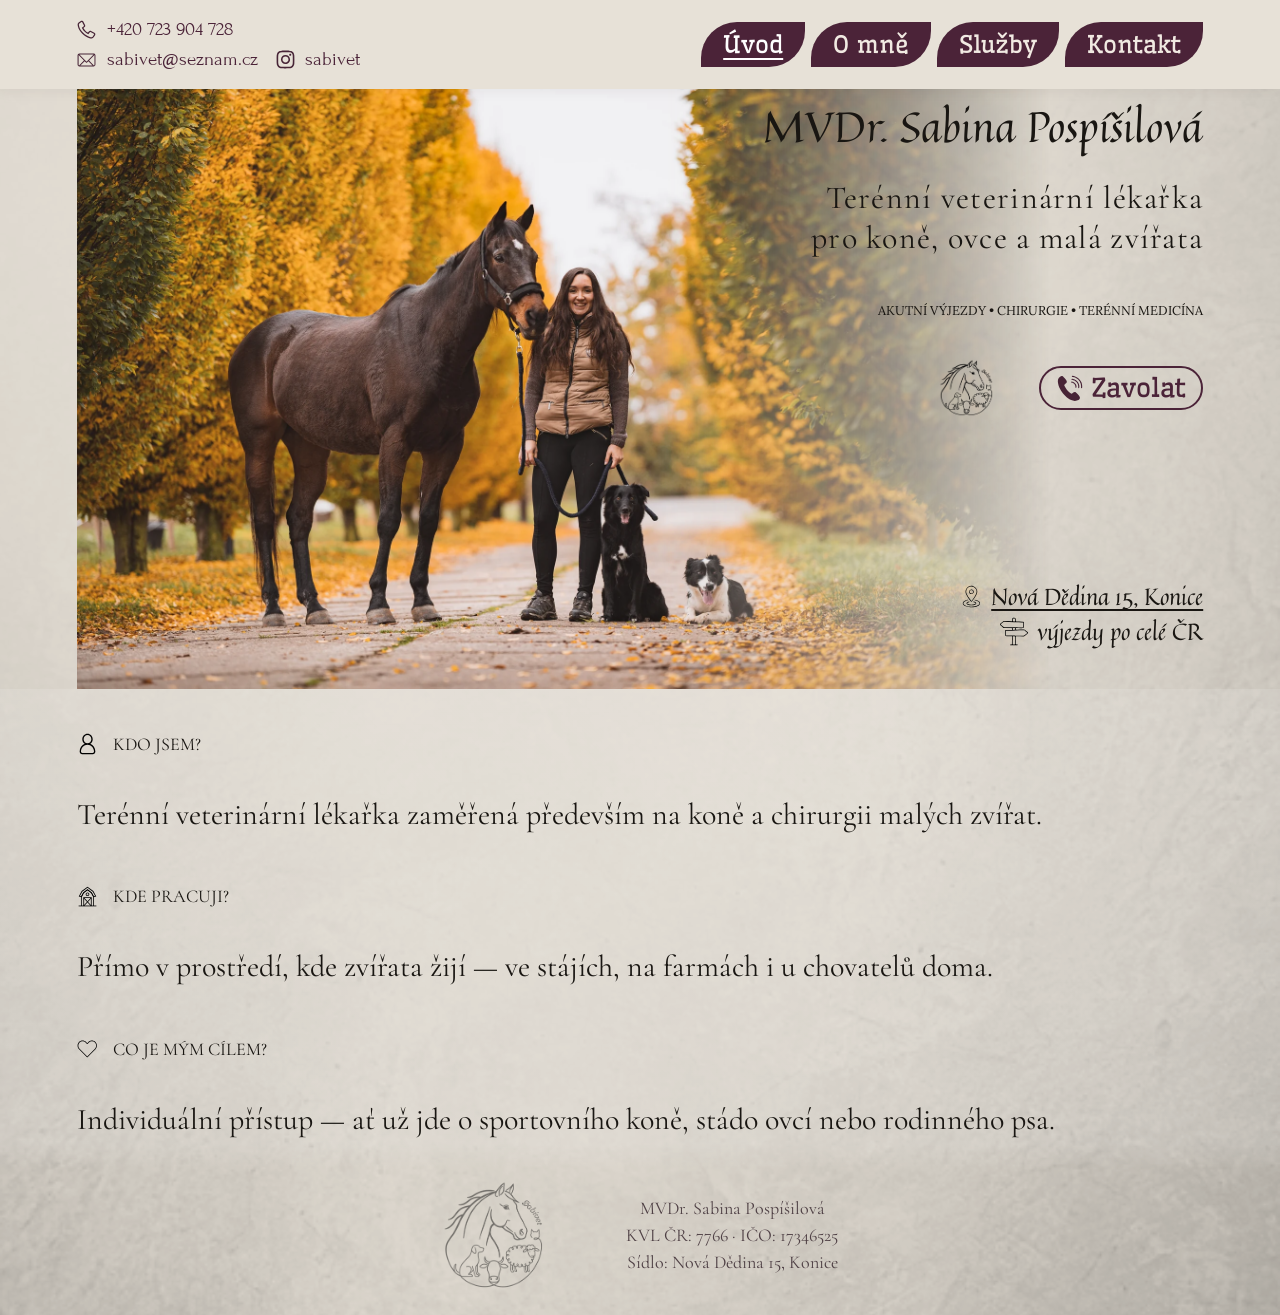
<file: index.html>
<!DOCTYPE html>

<html lang="cs">
<head>
<meta charset="utf-8"/>
<meta content="width=device-width, initial-scale=1" name="viewport"/>
<meta content="MVDr. Sabina Pospíšilová – terénní veterinární lékařka pro koně, ovce a malá zvířata. Nová Dědina 15, Konice, výjezdy po celé ČR." name="description"/>
<title>Úvod | SabiVet – MVDr. Sabina Pospíšilová</title>
<link href="assets/fonts.css" rel="stylesheet"/>
<link href="style.css" rel="stylesheet"/>
<script defer="" src="script.js"></script>
</head>
<body>
<a class="skip-link" href="#obsah">Přejít na obsah</a>
<header class="site-header">
<div class="header-contact">
<a class="contact-item" href="tel:+420723904728"><img alt="" aria-hidden="true" class="icon" height="24" src="assets/icons/telefon.svg" width="24"/><span>+420 723 904 728</span></a>
<div><a class="contact-item" href="mailto:sabivet@seznam.cz"><img alt="" aria-hidden="true" class="icon" height="24" src="assets/icons/email.svg" width="24"/><span>sabivet@seznam.cz</span></a><span class="social-name contact-item"><img alt="" aria-hidden="true" class="icon" height="24" src="assets/icons/instagram.svg" width="24"/><span>sabivet</span></span></div>
</div>
<button aria-controls="navigation" aria-expanded="false" class="menu-toggle" type="button">Menu <svg aria-hidden="true" class="icon" height="24" viewbox="0 0 24 24" width="24"><path d="M4 6h16M4 12h16M4 18h16" fill="none" stroke="currentColor" stroke-linecap="round" stroke-width="1.5"></path></svg></button>
<nav aria-label="Hlavní navigace" id="navigation">
<a aria-current="page" href="index.html">Úvod</a>
<a href="o-mne.html">O mně</a>
<a href="sluzby.html">Služby</a>
<a href="kontakt.html">Kontakt</a>
</nav>
</header>
<main id="obsah">
<section aria-labelledby="intro-title" id="uvod">
<div class="hero">
<img alt="Sabina Pospíšilová s koněm a psy v podzimní aleji" class="hero-photo" fetchpriority="high" height="1365" src="assets/images/uvod.webp" width="2048"/>
<div class="hero-copy">
<h1 id="intro-title">MVDr. Sabina Pospíšilová</h1>
<p class="hero-subtitle">Terénní veterinární lékařka<br/>pro koně, ovce a malá zvířata</p>
<p class="hero-specialties">AKUTNÍ VÝJEZDY • CHIRURGIE • TERÉNNÍ MEDICÍNA</p>
<div class="call-row"><img alt="" height="264" src="assets/images/logo.png" width="383"/><a class="call-button" href="tel:+420723904728"><img alt="" aria-hidden="true" class="icon" height="24" src="assets/icons/telefon-plny.svg" width="24"/><span>Zavolat</span></a></div>
<div class="hero-location"><a class="location-line" href="https://maps.app.goo.gl/75xv7nQfzBv7Q8959"><img alt="" aria-hidden="true" class="icon" height="24" src="assets/icons/adresa.svg" width="24"/><span>Nová Dědina 15, Konice</span></a><p class="travel-line"><img alt="" aria-hidden="true" class="icon" height="24" src="assets/icons/smerovnik.svg" width="24"/><span>výjezdy po celé ČR</span></p></div>
</div>
</div>
<div class="intro-facts paper-panel">
<div><h2><img alt="" aria-hidden="true" class="icon" height="24" src="assets/icons/osoba.svg" width="24"/><span>KDO JSEM?</span></h2><p>Terénní veterinární lékařka zaměřená především na koně a chirurgii malých zvířat.</p></div>
<div><h2><img alt="" aria-hidden="true" class="icon" height="24" src="assets/icons/staj.svg" width="24"/><span>KDE PRACUJI?</span></h2><p>Přímo v prostředí, kde zvířata žijí — ve stájích, na farmách i u chovatelů doma.</p></div>
<div><h2><img alt="" aria-hidden="true" class="icon" height="24" src="assets/icons/srdce.svg" width="24"/><span>CO JE MÝM CÍLEM?</span></h2><p>Individuální přístup — ať už jde o sportovního koně, stádo ovcí nebo rodinného psa.</p></div>
</div>
<footer class="identification">
<img alt="" class="signature" height="264" loading="lazy" src="assets/images/logo.png" width="383"/>
<p>MVDr. Sabina Pospíšilová<br/>
<span>KVL ČR: 7766 · IČO: 17346525</span><br/>
Sídlo: Nová Dědina 15, Konice</p>
</footer>
</section>



</main>
</body>
</html>
</file>
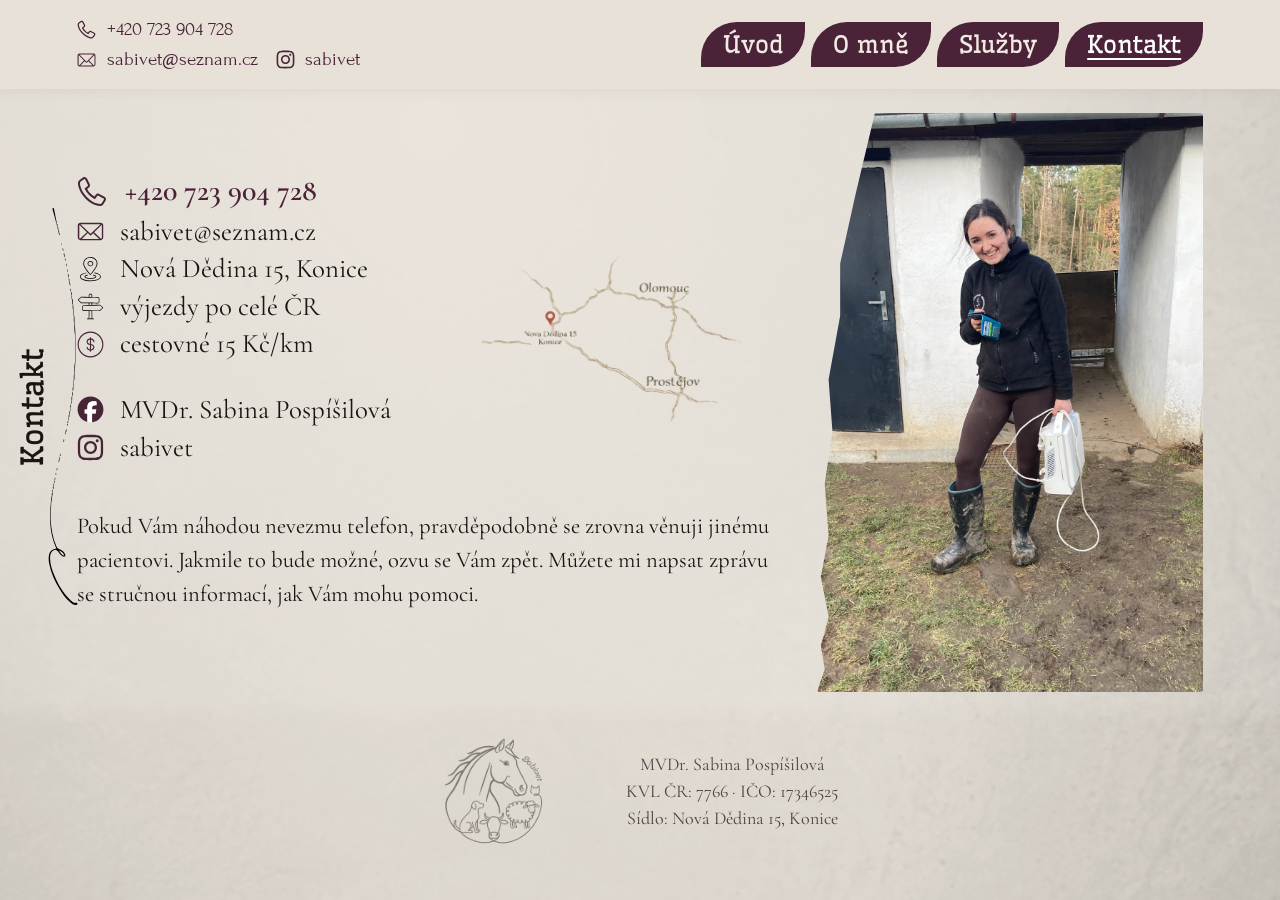
<file: kontakt.html>
<!DOCTYPE html>

<html lang="cs">
<head>
<meta charset="utf-8"/>
<meta content="width=device-width, initial-scale=1" name="viewport"/>
<meta content="MVDr. Sabina Pospíšilová – terénní veterinární lékařka pro koně, ovce a malá zvířata. Nová Dědina 15, Konice, výjezdy po celé ČR." name="description"/>
<title>Kontakt | SabiVet – MVDr. Sabina Pospíšilová</title>
<link href="assets/fonts.css" rel="stylesheet"/>
<link href="style.css" rel="stylesheet"/>
<script defer="" src="script.js"></script>
</head>
<body>
<a class="skip-link" href="#obsah">Přejít na obsah</a>
<header class="site-header">
<div class="header-contact">
<a class="contact-item" href="tel:+420723904728"><img alt="" aria-hidden="true" class="icon" height="24" src="assets/icons/telefon.svg" width="24"/><span>+420 723 904 728</span></a>
<div><a class="contact-item" href="mailto:sabivet@seznam.cz"><img alt="" aria-hidden="true" class="icon" height="24" src="assets/icons/email.svg" width="24"/><span>sabivet@seznam.cz</span></a><span class="social-name contact-item"><img alt="" aria-hidden="true" class="icon" height="24" src="assets/icons/instagram.svg" width="24"/><span>sabivet</span></span></div>
</div>
<button aria-controls="navigation" aria-expanded="false" class="menu-toggle" type="button">Menu <svg aria-hidden="true" class="icon" height="24" viewbox="0 0 24 24" width="24"><path d="M4 6h16M4 12h16M4 18h16" fill="none" stroke="currentColor" stroke-linecap="round" stroke-width="1.5"></path></svg></button>
<nav aria-label="Hlavní navigace" id="navigation">
<a href="index.html">Úvod</a>
<a href="o-mne.html">O mně</a>
<a href="sluzby.html">Služby</a>
<a aria-current="page" href="kontakt.html">Kontakt</a>
</nav>
</header>
<main id="obsah">



<section aria-labelledby="contact-title" id="kontakt">
<div class="contact-row paper-panel">
<h2 class="side-title" id="contact-title">Kontakt</h2>
<div class="contact-copy">
<div class="contact-details">
<address>
<a class="contact-item" href="tel:+420723904728"><img alt="" aria-hidden="true" class="icon" height="24" src="assets/icons/telefon.svg" width="24"/><span>+420 723 904 728</span></a>
<a class="contact-item" href="mailto:sabivet@seznam.cz"><img alt="" aria-hidden="true" class="icon" height="24" src="assets/icons/email.svg" width="24"/><span>sabivet@seznam.cz</span></a>
<a class="contact-item" href="https://maps.app.goo.gl/75xv7nQfzBv7Q8959"><img alt="" aria-hidden="true" class="icon" height="24" src="assets/icons/adresa.svg" width="24"/><span>Nová Dědina 15, Konice</span></a>
<span class="contact-item"><img alt="" aria-hidden="true" class="icon" height="24" src="assets/icons/smerovnik.svg" width="24"/><span>výjezdy po celé ČR</span></span>
<span class="contact-item"><img alt="" aria-hidden="true" class="icon" height="24" src="assets/icons/cestovne.svg" width="24"/><span>cestovné 15 Kč/km</span></span>
<div class="social-contact"><span class="contact-item"><img alt="" aria-hidden="true" class="icon" height="24" src="assets/icons/facebook.svg" width="24"/><span>MVDr. Sabina Pospíšilová</span></span><span class="contact-item"><img alt="" aria-hidden="true" class="icon" height="24" src="assets/icons/instagram.svg" width="24"/><span>sabivet</span></span></div>
</address>
<a aria-label="Zobrazit Novou Dědinu 15, Konice na mapě" class="small-map" href="https://maps.app.goo.gl/75xv7nQfzBv7Q8959"><img alt="Mapa okolí Konice, Olomouce a Prostějova" height="480" loading="lazy" src="assets/images/mapa-linky.png" width="720"/></a>
</div>
<p>Pokud Vám náhodou nevezmu telefon, pravděpodobně se zrovna věnuji jinému pacientovi. Jakmile to bude možné, ozvu se Vám zpět. Můžete mi napsat zprávu se stručnou informací, jak Vám mohu pomoci.</p>
</div>
<img alt="Sabina Pospíšilová s veterinárním vybavením u stáje" class="portrait torn-left" height="1920" loading="lazy" src="assets/images/kontakt.webp" width="1080"/>
</div>
<footer class="identification">
<img alt="" class="signature" height="264" loading="lazy" src="assets/images/logo.png" width="383"/>
<p>MVDr. Sabina Pospíšilová<br/>
<span>KVL ČR: 7766 · IČO: 17346525</span><br/>
Sídlo: Nová Dědina 15, Konice</p>
</footer>
</section>
</main>
</body>
</html>
</file>
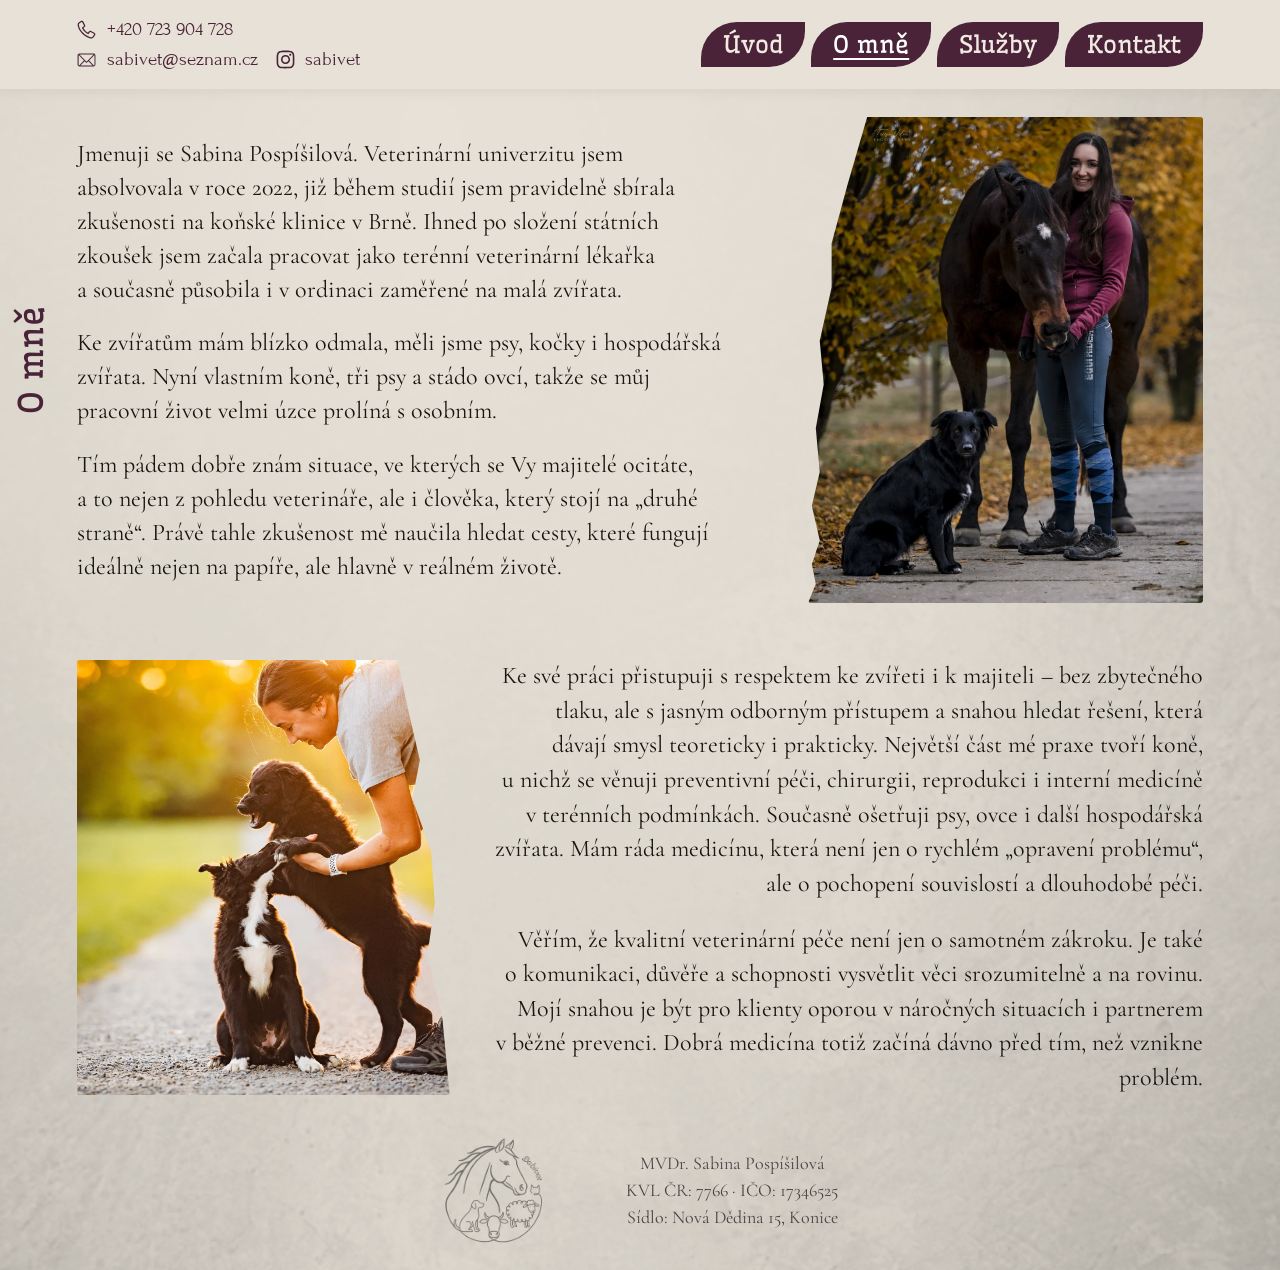
<file: o-mne.html>
<!DOCTYPE html>

<html lang="cs">
<head>
<meta charset="utf-8"/>
<meta content="width=device-width, initial-scale=1" name="viewport"/>
<meta content="MVDr. Sabina Pospíšilová – terénní veterinární lékařka pro koně, ovce a malá zvířata. Nová Dědina 15, Konice, výjezdy po celé ČR." name="description"/>
<title>O mně | SabiVet – MVDr. Sabina Pospíšilová</title>
<link href="assets/fonts.css" rel="stylesheet"/>
<link href="style.css" rel="stylesheet"/>
<script defer="" src="script.js"></script>
</head>
<body>
<a class="skip-link" href="#obsah">Přejít na obsah</a>
<header class="site-header">
<div class="header-contact">
<a class="contact-item" href="tel:+420723904728"><img alt="" aria-hidden="true" class="icon" height="24" src="assets/icons/telefon.svg" width="24"/><span>+420 723 904 728</span></a>
<div><a class="contact-item" href="mailto:sabivet@seznam.cz"><img alt="" aria-hidden="true" class="icon" height="24" src="assets/icons/email.svg" width="24"/><span>sabivet@seznam.cz</span></a><span class="social-name contact-item"><img alt="" aria-hidden="true" class="icon" height="24" src="assets/icons/instagram.svg" width="24"/><span>sabivet</span></span></div>
</div>
<button aria-controls="navigation" aria-expanded="false" class="menu-toggle" type="button">Menu <svg aria-hidden="true" class="icon" height="24" viewbox="0 0 24 24" width="24"><path d="M4 6h16M4 12h16M4 18h16" fill="none" stroke="currentColor" stroke-linecap="round" stroke-width="1.5"></path></svg></button>
<nav aria-label="Hlavní navigace" id="navigation">
<a href="index.html">Úvod</a>
<a aria-current="page" href="o-mne.html">O mně</a>
<a href="sluzby.html">Služby</a>
<a href="kontakt.html">Kontakt</a>
</nav>
</header>
<main id="obsah">

<section aria-labelledby="about-title" id="o-mne">
<div class="about-row paper-panel">
<h2 class="side-title" id="about-title">O mně</h2>
<div class="about-copy">
<p>Jmenuji se Sabina Pospíšilová. Veterinární univerzitu jsem absolvovala v roce 2022, již během studií jsem pravidelně sbírala zkušenosti na koňské klinice v Brně. Ihned po složení státních zkoušek jsem začala pracovat jako terénní veterinární lékařka a současně působila i v ordinaci zaměřené na malá zvířata.</p>
<p>Ke zvířatům mám blízko odmala, měli jsme psy, kočky i hospodářská zvířata. Nyní vlastním koně, tři psy a stádo ovcí, takže se můj pracovní život velmi úzce prolíná s osobním.</p>
<p>Tím pádem dobře znám situace, ve kterých se Vy majitelé ocitáte, a to nejen z pohledu veterináře, ale i člověka, který stojí na „druhé straně“. Právě tahle zkušenost mě naučila hledat cesty, které fungují ideálně nejen na papíře, ale hlavně v reálném životě.</p>
</div>
<img alt="Sabina Pospíšilová s koněm a psem" class="portrait torn-left" height="1920" loading="lazy" src="assets/images/o-mne-kun.webp" width="1280"/>
</div>
<div class="about-row about-second paper-panel">
<img alt="Sabina Pospíšilová se psy ve slunečním světle" class="portrait torn-right" height="1920" loading="lazy" src="assets/images/o-mne-psi.webp" width="1280"/>
<div class="about-copy">
<p>Ke své práci přistupuji s respektem ke zvířeti i k majiteli – bez zbytečného tlaku, ale s jasným odborným přístupem a snahou hledat řešení, která dávají smysl teoreticky i prakticky. Největší část mé praxe tvoří koně, u nichž se věnuji preventivní péči, chirurgii, reprodukci i interní medicíně v terénních podmínkách. Současně ošetřuji psy, ovce i další hospodářská zvířata. Mám ráda medicínu, která není jen o rychlém „opravení problému“, ale o pochopení souvislostí a dlouhodobé péči.</p>
<p>Věřím, že kvalitní veterinární péče není jen o samotném zákroku. Je také o komunikaci, důvěře a schopnosti vysvětlit věci srozumitelně a na rovinu. Mojí snahou je být pro klienty oporou v náročných situacích i partnerem v běžné prevenci. Dobrá medicína totiž začíná dávno před tím, než vznikne problém.</p>
</div>
</div>
<footer class="identification">
<img alt="" class="signature" height="264" loading="lazy" src="assets/images/logo.png" width="383"/>
<p>MVDr. Sabina Pospíšilová<br/>
<span>KVL ČR: 7766 · IČO: 17346525</span><br/>
Sídlo: Nová Dědina 15, Konice</p>
</footer>
</section>


</main>
</body>
</html>
</file>
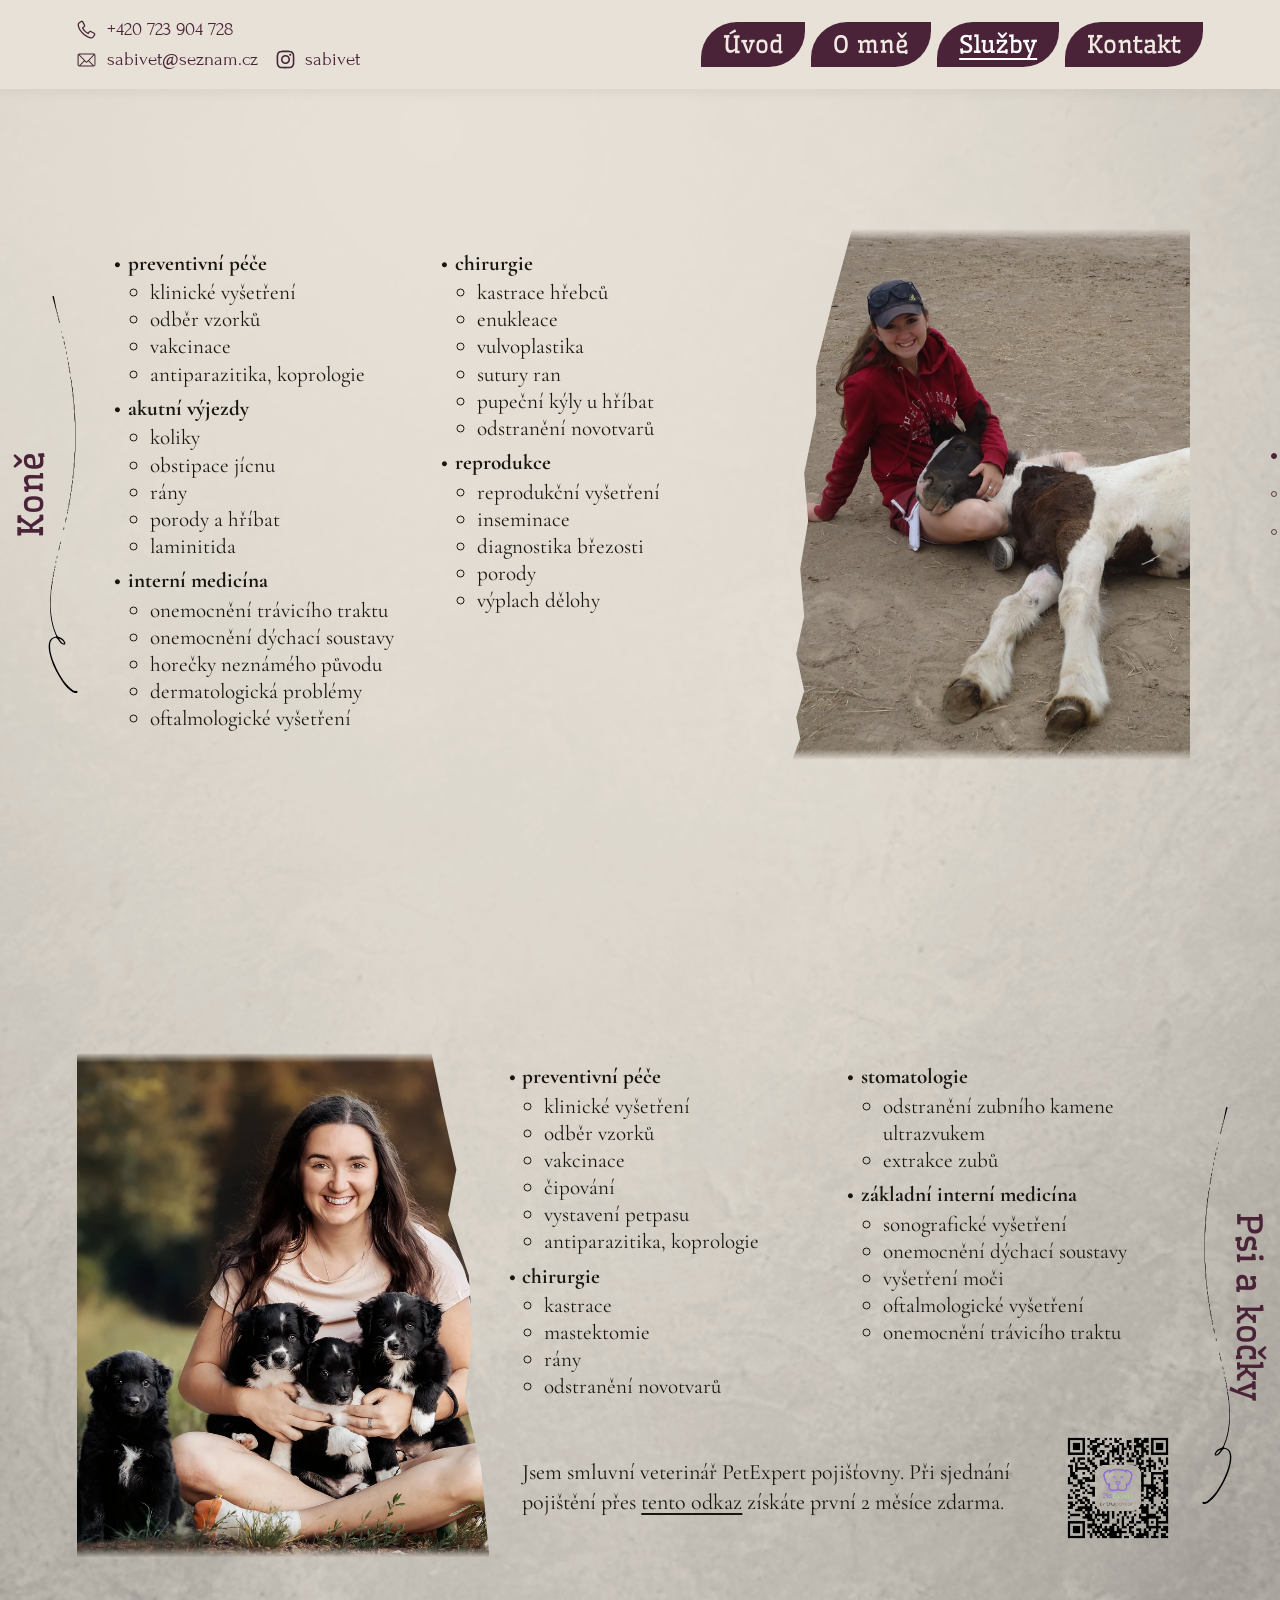
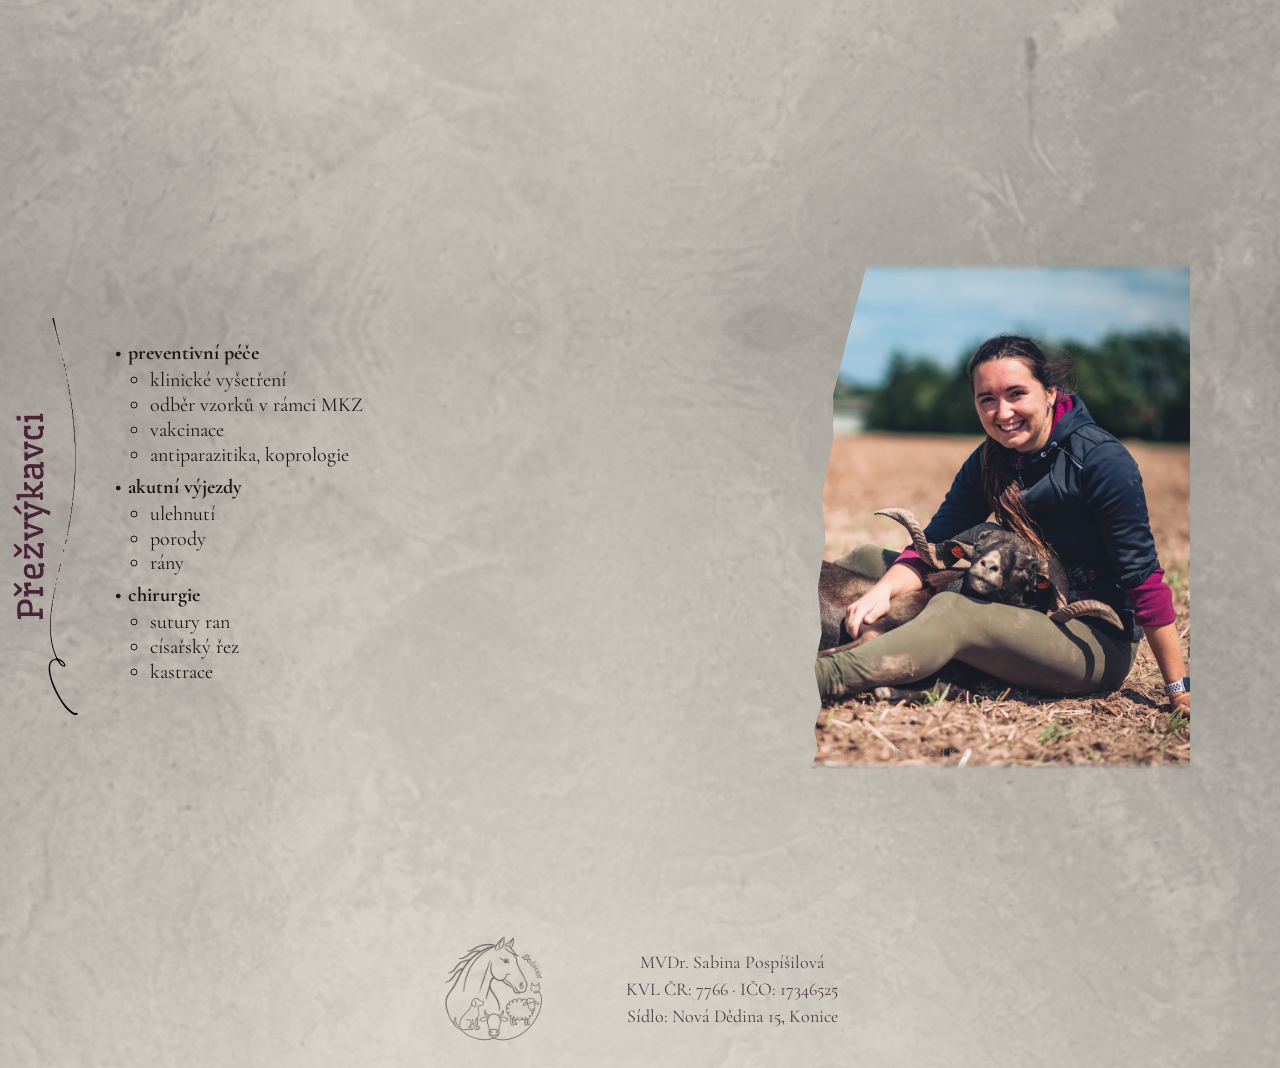
<file: sluzby.html>
<!DOCTYPE html>

<html lang="cs">
<head>
<meta charset="utf-8"/>
<meta content="width=device-width, initial-scale=1" name="viewport"/>
<meta content="MVDr. Sabina Pospíšilová – terénní veterinární lékařka pro koně, ovce a malá zvířata. Nová Dědina 15, Konice, výjezdy po celé ČR." name="description"/>
<title>Služby | SabiVet – MVDr. Sabina Pospíšilová</title>
<link href="assets/fonts.css" rel="stylesheet"/>
<link href="style.css?v=services-presentation-2" rel="stylesheet"/>
<script defer="" src="script.js?v=services-presentation-2"></script>
</head>
<body class="page-services">
<a class="skip-link" href="#obsah">Přejít na obsah</a>
<header class="site-header">
<div class="header-contact">
<a class="contact-item" href="tel:+420723904728"><img alt="" aria-hidden="true" class="icon" height="24" src="assets/icons/telefon.svg" width="24"/><span>+420 723 904 728</span></a>
<div><a class="contact-item" href="mailto:sabivet@seznam.cz"><img alt="" aria-hidden="true" class="icon" height="24" src="assets/icons/email.svg" width="24"/><span>sabivet@seznam.cz</span></a><span class="social-name contact-item"><img alt="" aria-hidden="true" class="icon" height="24" src="assets/icons/instagram.svg" width="24"/><span>sabivet</span></span></div>
</div>
<button aria-controls="navigation" aria-expanded="false" class="menu-toggle" type="button">Menu <svg aria-hidden="true" class="icon" height="24" viewbox="0 0 24 24" width="24"><path d="M4 6h16M4 12h16M4 18h16" fill="none" stroke="currentColor" stroke-linecap="round" stroke-width="1.5"></path></svg></button>
<nav aria-label="Hlavní navigace" id="navigation">
<a href="index.html">Úvod</a>
<a href="o-mne.html">O mně</a>
<a aria-current="page" href="sluzby.html">Služby</a>
<a href="kontakt.html">Kontakt</a>
</nav>
</header>
<nav class="section-dots" aria-label="Sekce služeb" hidden>
<a href="#sluzby-kone" aria-label="Koně" title="Koně" aria-current="location"><span class="section-dot" aria-hidden="true"></span></a>
<a href="#sluzby-psi-a-kocky" aria-label="Psi a kočky" title="Psi a kočky"><span class="section-dot" aria-hidden="true"></span></a>
<a href="#sluzby-prezvykavci" aria-label="Přežvýkavci" title="Přežvýkavci"><span class="section-dot" aria-hidden="true"></span></a>
</nav>
<main id="obsah">


<section aria-labelledby="services-title" id="sluzby">
<h2 class="section-title" id="services-title">Služby</h2>
<article aria-labelledby="horses-title" class="service-row paper-panel" id="sluzby-kone">
<h3 class="side-title" id="horses-title">Koně</h3>
<div class="service-lists">
<div>
<h4>preventivní péče</h4><ul><li>klinické vyšetření</li><li>odběr vzorků</li><li>vakcinace</li><li>antiparazitika, koprologie</li></ul>
<h4>akutní výjezdy</h4><ul><li>koliky</li><li>obstipace jícnu</li><li>rány</li><li>porody a hříbat</li><li>laminitida</li></ul>
<h4>interní medicína</h4><ul><li>onemocnění trávicího traktu</li><li>onemocnění dýchací soustavy</li><li>horečky neznámého původu</li><li>dermatologická problémy</li><li>oftalmologické vyšetření</li></ul>
</div>
<div>
<h4>chirurgie</h4><ul><li>kastrace hřebců</li><li>enukleace</li><li>vulvoplastika</li><li>sutury ran</li><li>pupeční kýly u hříbat</li><li>odstranění novotvarů</li></ul>
<h4>reprodukce</h4><ul><li>reprodukční vyšetření</li><li>inseminace</li><li>diagnostika březosti</li><li>porody</li><li>výplach dělohy</li></ul>
</div>
</div>
<img alt="Sabina Pospíšilová s ležícím strakatým koněm" class="service-photo torn-left" height="1536" loading="lazy" src="assets/images/sluzby-kone.webp" width="2048"/>
</article>
<article aria-labelledby="pets-title" class="service-row service-reverse paper-panel" id="sluzby-psi-a-kocky">
<h3 class="side-title" id="pets-title">Psi a kočky</h3>
<div class="service-photo puppy-photo torn-right">
<img alt="Sabina Pospíšilová se štěňaty" class="puppy-photo-image" height="1365" loading="lazy" src="assets/images/sluzby-psi.webp" width="2048"/>
</div>
<div class="service-content">
<div class="service-lists">
<div>
<h4>preventivní péče</h4><ul><li>klinické vyšetření</li><li>odběr vzorků</li><li>vakcinace</li><li>čipování</li><li>vystavení petpasu</li><li>antiparazitika, koprologie</li></ul>
<h4>chirurgie</h4><ul><li>kastrace</li><li>mastektomie</li><li>rány</li><li>odstranění novotvarů</li></ul>
</div>
<div>
<h4>stomatologie</h4><ul><li>odstranění zubního kamene ultrazvukem</li><li>extrakce zubů</li></ul>
<h4>základní interní medicína</h4><ul><li>sonografické vyšetření</li><li>onemocnění dýchací soustavy</li><li>vyšetření moči</li><li>oftalmologické vyšetření</li><li>onemocnění trávicího traktu</li></ul>
</div>
</div>
<div class="petexpert"><p>Jsem smluvní veterinář PetExpert pojišťovny. Při sjednání pojištění přes <a href="https://www.petexpert.cz/?partnercode=18001480">tento odkaz</a> získáte první 2 měsíce zdarma.</p><a aria-label="PetExpert – sjednání pojištění" href="https://www.petexpert.cz/?partnercode=18001480"><img alt="QR kód PetExpert" height="236" loading="lazy" src="assets/images/petexpert-qr.png" width="236"/></a></div>
</div>
</article>
<article aria-labelledby="ruminants-title" class="service-row paper-panel ruminants" id="sluzby-prezvykavci">
<h3 class="side-title" id="ruminants-title">Přežvýkavci</h3>
<div class="service-lists">
<div>
<h4>preventivní péče</h4><ul><li>klinické vyšetření</li><li>odběr vzorků v rámci MKZ</li><li>vakcinace</li><li>antiparazitika, koprologie</li></ul>
<h4>akutní výjezdy</h4><ul><li>ulehnutí</li><li>porody</li><li>rány</li></ul>
<h4>chirurgie</h4><ul><li>sutury ran</li><li>císařský řez</li><li>kastrace</li></ul>
</div>
</div>
<img alt="Sabina Pospíšilová s ležící ovcí" class="service-photo torn-left" height="1367" loading="lazy" src="assets/images/sluzby-prezvykavci.webp" width="2048"/>
</article>
</section>
<footer class="identification">
<img alt="" class="signature" height="264" loading="lazy" src="assets/images/logo.png" width="383"/>
<p>MVDr. Sabina Pospíšilová<br/>
<span>KVL ČR: 7766 · IČO: 17346525</span><br/>
Sídlo: Nová Dědina 15, Konice</p>
</footer>

</main>
</body>
</html>
</file>
<file: assets/fonts.css>
/* Původní rodiny písem z oficiálního google/fonts, licence v assets/fonts/*-OFL.txt. */
@font-face{font-family:"CormorantGaramond";src:url("./fonts/CormorantGaramond[wght].ttf") format("truetype");font-weight:300 700;font-style:normal;font-display:swap;}
@font-face{font-family:"Forum";src:url("./fonts/Forum-Regular.ttf") format("truetype");font-weight:400;font-style:normal;font-display:swap;}
@font-face{font-family:"Wellfleet";src:url("./fonts/Wellfleet-Regular.ttf") format("truetype");font-weight:400;font-style:normal;font-display:swap;}
@font-face{font-family:"Quintessential";src:url("./fonts/Quintessential-Regular.ttf") format("truetype");font-weight:400;font-style:normal;font-display:swap;}
@font-face{font-family:"Lora";src:url("./fonts/Lora[wght].ttf") format("truetype");font-weight:400;font-style:normal;font-display:swap;}
</file>
<file: style.css>
:root {
  --wine: #4b2338;
  --paper: #e7e1d7;
  --ink: #191612;
  --body-font: 'CormorantGaramond', Georgia, serif;
  --nav-font: 'Wellfleet', Georgia, serif;
  color: var(--ink);
  background: var(--paper);
  font-family: var(--body-font);
  font-synthesis: none;
}
* { box-sizing: border-box; }
html { scroll-behavior: smooth; scroll-padding-top: 100px; }
body { margin: 0 auto; max-width: 1440px; background: var(--paper) url('assets/images/pergamen.png') center top / 100% auto repeat-y; }
a { color: inherit; text-underline-offset: .16em; }
a:hover { color: var(--wine); }
a:focus-visible, button:focus-visible { outline: 3px solid var(--wine); outline-offset: 5px; }
img { display: block; max-width: 100%; height: auto; }
button { font: inherit; }
p { margin: 0 0 1em; }
.skip-link { position: fixed; top: 8px; left: 8px; z-index: 20; padding: 12px; background: var(--paper); transform: translateY(-160%); }
.skip-link:focus { transform: none; }
.site-header { display: flex; align-items: center; justify-content: space-between; gap: 20px; padding: 16px 6%; min-height: 78px; position: sticky; top: 0; z-index: 10; background: var(--paper) url('assets/images/pergamen.png') center top / 100% auto; }
.header-contact { color: var(--wine); font-family: 'Forum', Georgia, serif; font-size: 19px; line-height: 1.4; }
.header-contact a { text-decoration: none; }
.social-name { margin-left: 18px; }
nav { display: flex; gap: 6px; }
nav a { border-radius: 36px 0 36px 0; background: var(--wine); color: #f1eae2; font: 24px/1.1 var(--nav-font); padding: 9px 22px; text-decoration: none; white-space: nowrap; }
nav a:hover, nav a[aria-current] { color: white; text-decoration: underline; }
.menu-toggle { display: none; }
.hero { position: relative; min-height: 600px; overflow: hidden; }
.hero-photo { position: absolute; left: 6%; top: 0; height: 100%; width: 76%; object-fit: cover; object-position: center bottom; mask-image: linear-gradient(to right, #000 60%, transparent 100%); }
.hero-copy { position: relative; margin-left: 57%; padding: 10px 6% 40px 0; min-height: 600px; display: flex; flex-direction: column; align-items: flex-end; text-align: right; }
h1 { font-family: 'Quintessential', var(--body-font); font-size: clamp(30px, 3.3vw, 47px); font-weight: 400; margin: 0 0 24px; line-height: 1.3; white-space: nowrap; }
.hero-subtitle { font-size: clamp(24px, 2.5vw, 36px); line-height: 1.25; letter-spacing: .04em; }
.hero-specialties { font-family: 'Lora', Georgia, serif; font-size: clamp(10px, 1vw, 14px); margin: 12px 0 40px; }
.call-row { display: flex; gap: 15px; align-items: center; }
.call-row img { width: 85px; }
.call-button { color: var(--wine); font: 26px/1.1 var(--nav-font); border: 2px solid var(--wine); border-radius: 30px; padding: 6px 15px; text-decoration: none; }
.call-button:hover { background: var(--wine); color: var(--paper); }
.hero-location { margin-top: auto; margin-bottom: 0; padding-top: 90px; font-family: 'Quintessential', var(--body-font); font-size: 23px; }
.paper-panel { position: relative; background: linear-gradient(#ffffff38, #ffffff38), url('assets/images/pergamen.png') center / 100% 100%; }
.intro-facts { padding: 44px 6% 28px; }
.intro-facts h2 { font-size: 18px; font-weight: 400; margin: 0 0 40px; }
.intro-facts p { font-size: 30px; line-height: 1.35; margin-bottom: 50px; }
.intro-facts div:last-of-type p { margin-bottom: 0; }
.section-title { position: absolute; width: 1px; height: 1px; overflow: hidden; clip-path: inset(50%); white-space: nowrap; }
.about-row { display: grid; grid-template-columns: 1.65fr 1fr; gap: 7%; align-items: center; padding: 40px 6%; }
.about-copy { font-size: clamp(22px, 2.25vw, 32px); line-height: 1.4; }
.about-copy p:last-child { margin-bottom: 0; }
.portrait { width: 100%; aspect-ratio: 2 / 3; object-fit: cover; }
.torn-left { border-radius: 4% 2% 0 0; clip-path: polygon(15% 0,100% 0,100% 100%,0 100%,2% 96%,1% 92%,3% 87%,1% 80%,3% 73%,2% 64%,4% 55%,3% 46%,6% 35%,6% 26%,10% 14%); }
.torn-right { clip-path: polygon(0 0,86% 0,89% 12%,92% 23%,90% 32%,95% 44%,96% 56%,94% 68%,98% 82%,100% 100%,0 100%); }
.about-second { grid-template-columns: 1fr 1.9fr; gap: 4%; }
.about-second .about-copy { text-align: center; font-size: clamp(21px, 2.1vw, 30px); }
.service-row { display: grid; grid-template-columns: 1.65fr 1fr; align-items: center; gap: 5%; padding: 50px 7% 55px 10%; min-height: 550px; }
.side-title { position: absolute; left: 16px; top: 50%; margin: 0; writing-mode: vertical-rl; transform: translateY(-50%) rotate(180deg); color: var(--ink); font: 30px/1.1 var(--nav-font); }
.service-lists { display: grid; grid-template-columns: 1fr 1fr; gap: 24px; font-size: clamp(19px, 1.65vw, 24px); line-height: 1.3; }
.service-lists h4 { font: inherit; margin: 0; position: relative; }
.service-lists h4::before { content: '•'; position: absolute; left: -.65em; }
.service-lists ul { margin: 0 0 6px; padding-left: 22px; list-style-type: circle; }
.service-photo { width: 100%; height: 430px; object-fit: cover; }
.service-row:not(.service-reverse):not(.ruminants) .service-photo { object-position: 65% center; }
.service-reverse { grid-template-columns: 1fr 1.75fr; padding: 50px 8% 50px 6%; }
.service-reverse .side-title { left: auto; right: 16px; transform: translateY(-50%); }
.service-reverse .service-photo { object-position: 50% center; }
.petexpert { display: flex; gap: 15px; align-items: center; margin-top: 25px; font-size: 20px; }
.petexpert p { margin: 0; }
.petexpert > a { flex: 0 0 80px; }
.ruminants .service-lists { grid-template-columns: 1fr; }
.ruminants .service-photo { object-position: 62% center; }
.contact-row { display: grid; grid-template-columns: 1.8fr 1fr; gap: 4%; padding: 45px 6% 32px; }
.contact-details { display: grid; grid-template-columns: 1fr 1fr; gap: 15px; align-items: center; }
address { font-size: clamp(21px, 2.1vw, 30px); font-style: normal; line-height: 1.4; }
address > a, address span { display: block; }
address > a { text-decoration: none; }
address > a:hover { text-decoration: underline; }
.social-contact { margin: 28px 0; }
.contact-copy > p { font-size: clamp(22px, 2.3vw, 32px); line-height: 1.4; margin-top: 16px; }
.contact-row .portrait { height: 100%; min-height: 500px; object-position: center; }
.large-map { display: block; padding: 20px 6% 50px; }
.large-map img { width: 100%; max-height: 620px; object-fit: contain; }
@media (min-width: 1440px) { h1 { font-size: 47px; } }
@media (max-width: 1050px) and (min-width: 761px) {
  .site-header { padding-inline: 3%; gap: 10px; }
  nav a { padding-inline: 15px; font-size: 20px; }
  .header-contact { font-size: 16px; }
  .social-name { margin-left: 8px; }
  .hero, .hero-copy { min-height: 510px; }
  .hero-copy { margin-left: 54%; padding-right: 3%; }
  .hero-photo { left: 3%; }
  .hero-location { padding-top: 55px; }
  .service-lists { gap: 15px; }
  .contact-details { grid-template-columns: 1fr; }
  .small-map { max-width: 220px; }
}
@media (max-width: 760px) {
  html { scroll-padding-top: 98px; }
  .site-header { padding: 12px 5%; min-height: 80px; flex-wrap: wrap; gap: 8px; }
  .header-contact { font-size: 16px; }
  .social-name { display: none; }
  .menu-toggle { display: flex; gap: 10px; align-items: center; padding: 10px 14px; border: 1px solid var(--wine); border-radius: 20px 0; color: var(--wine); background: transparent; font-family: var(--nav-font); min-height: 44px; }
  nav { display: flex; width: 100%; justify-content: center; flex-wrap: wrap; padding-top: 4px; }
  .menu-toggle { display: none; }
  .js .menu-toggle { display: flex; }
  .js nav { display: none; }
  .js nav.is-open { display: flex; }
  nav a { padding: 12px 16px; font-size: 18px; }
  .hero { display: flex; flex-direction: column; min-height: 0; }
  .hero-photo { position: relative; left: auto; width: 100%; height: auto; aspect-ratio: 2048 / 1365; object-fit: contain; mask-image: none; }
  .hero-copy { margin: 0; padding: 20px 6% 35px; min-height: 0; align-items: center; text-align: center; }
  h1 { font-size: clamp(26px, 6.6vw, 40px); white-space: normal; margin-bottom: 18px; }
  .hero-subtitle { font-size: 27px; letter-spacing: .01em; }
  .hero-specialties { font-size: 12px; line-height: 1.8; margin: 0 0 20px; }
  .hero-location { font-size: 21px; padding-top: 25px; }
  .call-button { font-size: 23px; min-height: 44px; }
  .call-row img { width: 70px; }
  .intro-facts { padding: 32px 6% 20px; }
  .intro-facts h2 { font-size: 16px; margin-bottom: 18px; }
  .intro-facts p { font-size: 25px; margin-bottom: 35px; }
  .about-row, .about-second { grid-template-columns: 1fr; padding: 35px 6%; gap: 28px; }
  .about-copy, .about-second .about-copy { font-size: 24px; line-height: 1.5; text-align: left; }
  .about-row .portrait { width: min(100%, 380px); justify-self: center; }
  .about-second .about-copy { grid-row: 1; }
  .service-row, .service-reverse { grid-template-columns: 1fr; padding: 30px 7% 40px; gap: 25px; min-height: 0; }
  .side-title, .service-reverse .side-title { position: static; transform: none; writing-mode: horizontal-tb; font-size: 28px; color: var(--wine); }
  .service-lists { font-size: 22px; line-height: 1.4; gap: 24px; padding-left: 12px; }
  .service-lists h4 { margin-top: 12px; }
  .service-photo { width: min(100%, 420px); height: 400px; justify-self: center; }
  .service-reverse .service-photo { grid-row: 3; }
  .petexpert { font-size: 21px; }
  .contact-row { grid-template-columns: 1fr; padding: 30px 6% 32px; }
  .contact-details { grid-template-columns: 1fr; }
  address { font-size: 25px; }
  address a { padding-block: 5px; overflow-wrap: anywhere; }
  .contact-copy > p { font-size: 24px; }
  .small-map { max-width: 360px; }
  .contact-row .portrait { width: min(100%, 380px); height: auto; min-height: 0; justify-self: center; }
  .large-map { padding: 20px 0; }
}
@media (max-width: 430px) {
  .service-lists { grid-template-columns: 1fr; gap: 0; }
  .service-photo { height: 360px; }
}
@media (prefers-reduced-motion: reduce) { html { scroll-behavior: auto; } }

/* Původní vektorové symboly ze stran 1 a 4 PDF, bez emoji. */
.icon { display: inline-block; width: 1em; height: 1em; flex: 0 0 1em; vertical-align: -.12em; object-fit: contain; }
.contact-item { display: inline-flex; align-items: center; gap: .6em; }
.header-contact div { display: flex; align-items: center; flex-wrap: wrap; }
.header-contact .contact-item { display: inline-flex; }
.social-name.contact-item { gap: .5em; }
.call-button { display: inline-flex; align-items: center; gap: .3em; }
.call-button .icon { width: 1.05em; height: 1.05em; flex-basis: 1.05em; }
.call-button:hover .icon { filter: brightness(0) invert(1); }
.hero-location .location-line, .hero-location .travel-line { display: flex; align-items: center; justify-content: flex-end; gap: .35em; }
.hero-location .travel-line { margin: 0; }
.hero-location .travel-line .icon { width: 1.3em; height: 1.3em; flex-basis: 1.3em; }
.intro-facts h2 { display: flex; align-items: center; gap: .8em; }
.intro-facts h2 .icon { width: 1.2em; height: 1.2em; flex-basis: 1.2em; }
address .contact-item { display: flex; align-items: center; }
address .contact-item > span { min-width: 0; }
.service-row::before, .contact-row::before { content: ''; position: absolute; left: 48px; top: 30px; bottom: 30px; width: 30px; background: url('assets/icons/dekorace-svisla.svg') center / 100% 100% no-repeat; pointer-events: none; }
.service-reverse::before { left: auto; right: 48px; transform: scaleX(-1); }
@media (max-width: 760px) {
  .social-name.contact-item { display: inline-flex; margin-left: 12px; }
  .hero-location .location-line, .hero-location .travel-line { justify-content: center; }
  .service-row::before, .contact-row::before { display: none; }
}

/* Revize: čtyři samostatné stránky, bez opakovaných švů pergamenu. */
body { background: var(--paper) url('assets/images/pergamen.png') center top / cover fixed no-repeat; min-height: 100vh; }
.paper-panel { background: rgba(255,255,255,.12); }
.site-header { background: #e7e1d7; box-shadow: 0 2px 12px #3a292010; }
nav a[aria-current="page"] { text-decoration: underline; text-underline-offset: .19em; }
nav a:not([aria-current]) { text-decoration: none; }
nav a:not([aria-current]):hover { text-decoration: underline; }
main { min-height: calc(100vh - 110px); }
.hero-photo { image-rendering: auto; }
.portrait, .service-photo { object-fit: cover; border-radius: 3px; }
.service-photo { aspect-ratio: 4 / 3; height: auto; }
@media(max-width:760px) { body { background-size: cover; background-attachment: scroll; } .service-photo { aspect-ratio: 4 / 3; height: auto; } }

/* Služby: jednotný pergamen bez ostrých horizontálních hranic mezi bloky. */
#sluzby,
#sluzby .service-row,
#sluzby .service-row.paper-panel {
  background: transparent;
  background-image: none;
  box-shadow: none;
}
#sluzby .service-row + .service-row {
  border-top: 0;
}

/* O mně: souvislé pozadí bez švů mezi oběma částmi. */
#o-mne,
#o-mne .about-row,
#o-mne .about-row.paper-panel {
  background: transparent;
  background-image: none;
  box-shadow: none;
}
#o-mne .about-row + .about-row {
  border-top: 0;
}

/* Doladění: výraznější pergamenová textura a velké fotografie služeb. */
body {
  background-image: url('assets/images/pergamen.png');
  background-position: center top;
  background-size: 100% auto;
  background-repeat: repeat-y;
  background-attachment: scroll;
}
/* Obsah nemá vlastní vybledlou vrstvu; textura zůstává vidět. */
#sluzby .service-row, #o-mne .about-row { background: transparent; }
.service-row:not(.service-reverse) {
  grid-template-columns: minmax(0, 1.35fr) minmax(0, 1fr);
  gap: 3%;
}
.service-photo {
  width: 100%;
  height: clamp(410px, 34vw, 540px);
  aspect-ratio: auto;
  object-fit: cover;
}
@media (max-width: 760px) {
  .service-row:not(.service-reverse) { grid-template-columns: 1fr; }
  .service-photo { width: min(100%, 520px); height: 400px; aspect-ratio: auto; }
}
@media (max-width: 430px) { .service-photo { height: 330px; } }

/* Originály služeb: celý snímek ve stávajícím rámečku, bez ořezu zvířat. */
#sluzby .service-photo {
  object-fit: contain;
  object-position: center;
  mask-image: url('assets/masks/sluzby-kone.svg');
  mask-size: contain;
  mask-position: center;
  mask-repeat: no-repeat;
}
#sluzby .service-reverse .service-photo { mask-image: url('assets/masks/sluzby-psi.svg'); }
#sluzby .ruminants .service-photo { mask-image: url('assets/masks/sluzby-prezvykavci.svg'); }

/* Doladění vnitřních stránek; pravidla úvodu a záhlaví zůstávají původní. */
#o-mne .about-copy {
  font-size: clamp(18px, 1.85vw, 26px);
  line-height: 1.5;
  text-align: left;
}
#o-mne .about-copy p { margin-bottom: 1.2em; }
#o-mne .about-copy p:last-child { margin-bottom: 0; }
#o-mne .about-second .about-copy {
  font-size: clamp(18px, 1.72vw, 24.6px);
  text-align: center;
}
#o-mne .about-second .about-copy p { margin-bottom: 1.4em; }
#o-mne .about-second .about-copy p:last-child { margin-bottom: 0; }

#sluzby .service-row {
  grid-template-columns: minmax(0, 1fr) minmax(0, 1.2fr);
  gap: 3%;
}
#sluzby .service-reverse {
  grid-template-columns: minmax(0, 1.2fr) minmax(0, 1fr);
}
#sluzby .service-lists, #sluzby .service-content, #sluzby .service-lists > div { min-width: 0; }
#sluzby .service-photo {
  width: 100%;
  max-width: none;
  height: auto;
  aspect-ratio: auto;
}
#sluzby .side-title { color: var(--wine); font-size: 34px; left: 12px; }
#sluzby .service-reverse .side-title { left: auto; right: 12px; }
#sluzby .service-lists h4 { font-weight: 700; }
#sluzby .petexpert > a { flex: 0 0 120px; }
#sluzby .petexpert img { width: 120px; height: 120px; }

#kontakt address > a[href^="tel:"] { color: var(--wine); font-size: 1.12em; font-weight: 600; }
#kontakt .contact-copy > p { font-size: clamp(17px, 1.77vw, 24.6px); line-height: 1.5; }

@media (max-width: 760px) {
  #o-mne .about-copy, #o-mne .about-second .about-copy { font-size: 22px; }
  #sluzby .service-row, #sluzby .service-reverse { grid-template-columns: minmax(0, 1fr); gap: 25px; }
  #sluzby .side-title { font-size: 30px; }
  #sluzby .petexpert { flex-wrap: wrap; }
  #sluzby .petexpert p { flex: 1 1 190px; }
  #kontakt .contact-copy > p { font-size: 20px; }
}

/* Kompozice Canvy: vysoké rámy služeb s individuálním ořezem. */
#sluzby .service-photo,
#sluzby .service-reverse .service-photo,
#sluzby .ruminants .service-photo {
  width: min(100%, 43vw, 620px);
  height: clamp(460px, 58vw, 840px);
  object-fit: cover;
  justify-self: end;
  mask-image: linear-gradient(to bottom, transparent, #000 2%, #000 98%, transparent);
  mask-size: 100% 100%;
}
#sluzby .service-row:not(.service-reverse):not(.ruminants) .service-photo { object-position: 27% center; }
#sluzby .service-reverse .service-photo { object-position: 43% center; justify-self: start; }
#sluzby .ruminants .service-photo { object-position: 74% center; }
#sluzby .service-lists li { overflow-wrap: break-word; }

/* Kompaktní oddíly O mně bez změny velikosti fotografií. */
#o-mne .about-row { padding-top: 12px; padding-bottom: 12px; }
#o-mne .about-copy { font-size: 18px; line-height: 1.38; }
#o-mne .about-copy p { margin-bottom: .7em; }
#o-mne .about-second .about-copy { font-size: 18px; line-height: 1.4; text-align: right; }
#o-mne .about-second .about-copy p { margin-bottom: .85em; }
#o-mne .about-copy p:last-child,
#o-mne .about-second .about-copy p:last-child { margin-bottom: 0; }

@media (max-width: 760px) {
  #sluzby .service-photo,
  #sluzby .service-reverse .service-photo,
  #sluzby .ruminants .service-photo {
    width: min(100%, 520px);
    height: auto;
    aspect-ratio: 3 / 4;
    justify-self: center;
  }
  #o-mne .about-row { padding-top: 35px; padding-bottom: 35px; }
  #o-mne .about-copy, #o-mne .about-second .about-copy { font-size: 22px; line-height: 1.5; }
  #o-mne .about-copy p, #o-mne .about-second .about-copy p { margin-bottom: .9em; }
  #o-mne .about-copy p:last-child, #o-mne .about-second .about-copy p:last-child { margin-bottom: 0; }
}

/* Vyvážení textu a fotografie; bez omezení na výšku obrazovky. */
#o-mne .about-row { padding-top: 28px; padding-bottom: 28px; }
#o-mne .about-copy { font-size: 24px; line-height: 1.42; }
#o-mne .about-copy p { margin-bottom: .8em; }
#o-mne .about-second .about-copy { font-size: 24px; line-height: 1.44; text-align: right; }
#o-mne .about-second .about-copy p { margin-bottom: .9em; }
#o-mne .about-copy p:last-child,
#o-mne .about-second .about-copy p:last-child { margin-bottom: 0; }
#o-mne .portrait { height: clamp(420px, 38vw, 540px); aspect-ratio: auto; object-position: center 60%; }
#o-mne .about-second .portrait { height: clamp(400px, 34vw, 490px); object-position: center; }

.page-services { background-image: url('assets/images/pergamen-sluzby.svg'); }
#sluzby .service-row { min-height: 0; }
#sluzby .service-photo,
#sluzby .service-reverse .service-photo,
#sluzby .ruminants .service-photo {
  height: 100%;
  min-height: 0;
  contain: size;
  align-self: stretch;
}
#sluzby .service-reverse .puppy-photo {
  position: relative;
  overflow: hidden;
  height: calc(100% + 180px);
  margin-block: -90px;
}
#sluzby .puppy-photo-image {
  position: absolute;
  inset: 0 auto 0 -69.74%;
  width: 263.16%;
  max-width: none;
  height: 100%;
  object-fit: cover;
  object-position: center 65%;
}
@media (min-width: 761px) and (max-width: 1100px) {
  #o-mne .about-copy, #o-mne .about-second .about-copy { font-size: 23px; }
}
@media (max-width: 760px) {
  #o-mne .about-row { padding-top: 35px; padding-bottom: 35px; }
  #o-mne .about-copy, #o-mne .about-second .about-copy { font-size: 22px; line-height: 1.5; }
  #o-mne .portrait, #o-mne .about-second .portrait { height: auto; aspect-ratio: 2 / 3; }
  #sluzby .service-photo,
  #sluzby .service-reverse .service-photo,
  #sluzby .ruminants .service-photo {
    contain: none;
    height: auto;
    align-self: auto;
  }
  #sluzby .service-reverse .puppy-photo { aspect-ratio: 3 / 4; height: auto; margin-block: 0; }
}

/* Služby: obsah má přednost, fotografie jsou menší doprovodné prvky. */
#sluzby .service-lists { font-size: 22px; line-height: 1.28; column-gap: 22px; }
#sluzby .service-lists h4 { margin-bottom: .12em; }
#sluzby .service-lists ul { margin-bottom: .35em; }
#sluzby .petexpert { margin-top: 20px; line-height: 1.35; }
#sluzby .service-photo,
#sluzby .service-reverse .service-photo,
#sluzby .ruminants .service-photo {
  width: min(100%, 380px);
  height: auto;
  aspect-ratio: 3 / 4;
  contain: none;
  align-self: center;
}
#sluzby .service-reverse .puppy-photo {
  /* Poměr schváleného rámu při 1366 px zachovává tentýž výřez při zmenšení. */
  aspect-ratio: 587.375 / 717.65625;
  margin-block: 0;
}

@media (min-width: 1024px) {
  #sluzby {
    --services-header-height: 90px;
    display: grid;
    grid-template-columns: minmax(0, 1fr);
    grid-auto-rows: 1fr;
  }
  #sluzby .service-row {
    min-height: calc(100vh - var(--services-header-height));
    min-height: calc(100svh - var(--services-header-height));
    grid-template-columns: minmax(0, 1.35fr) minmax(0, .85fr);
    padding-block: 24px;
    gap: 3%;
  }
  #sluzby .service-reverse {
    grid-template-columns: minmax(0, .85fr) minmax(0, 1.35fr);
  }
  #sluzby .service-lists { font-size: clamp(20px, 1.5vw, 22px); line-height: 1.24; }
}
@media (max-width: 1023px) {
  #sluzby { display: block; }
  #sluzby .service-row, #sluzby .service-reverse {
    min-height: 0;
    grid-template-columns: minmax(0, 1fr);
    padding-block: 32px;
    gap: 24px;
  }
  #sluzby .side-title, #sluzby .service-reverse .side-title {
    position: static;
    writing-mode: horizontal-tb;
    transform: none;
  }
  #sluzby .service-row::before { display: none; }
  #sluzby .service-photo,
  #sluzby .service-reverse .service-photo,
  #sluzby .ruminants .service-photo { justify-self: center; }
  #sluzby .service-reverse .puppy-photo { grid-row: 3; }
}

/* Mírné zvětšení prvních dvou kategorií v rámci jedné desktopové obrazovky. */
@media (min-width: 1024px) {
  #sluzby .service-row:not(.ruminants) .service-lists {
    font-size: clamp(20px, 1.65vw, 24px);
    line-height: 1.28;
  }
  #sluzby .service-row:not(.ruminants) .service-photo { width: min(100%, 420px); }
  #sluzby .petexpert { font-size: 22px; }
}

/* Tečky fungují na desktopu i bez přichytávání; snapping vyžaduje dostatek místa. */
html.services-navigation { scroll-padding-top: var(--services-snap-top, 90px); }
html.services-snap-enabled { scroll-snap-type: y proximity; }
.services-snap-enabled #sluzby .service-row {
  scroll-snap-align: start;
  scroll-snap-stop: normal;
}
.section-dots {
  position: fixed;
  right: var(--dots-right, 0px);
  top: var(--dots-top, 50%);
  transform: translateY(-50%);
  width: 28px;
  gap: 6px;
  z-index: 9;
}
.section-dots[hidden] { display: none; }
.section-dots:not([hidden]) { display: grid; }
.section-dots a {
  display: grid;
  place-items: center;
  width: 28px;
  height: 32px;
  padding: 0;
  border: 0;
  border-radius: 0;
  background: transparent;
  color: var(--wine);
  text-decoration: none;
}
.section-dots.at-viewport-edge a { justify-items: end; padding-right: 3px; }
.section-dots a:hover,
.section-dots a[aria-current="location"] { color: var(--wine); text-decoration: none; }
.section-dot {
  width: 9px;
  height: 9px;
  border: 1px solid currentColor;
  border-radius: 50%;
  opacity: .85;
  transition: background-color .18s, opacity .18s;
}
.section-dots.at-viewport-edge .section-dot { width: 6px; height: 6px; }
.section-dots a:hover .section-dot,
.section-dots a[aria-current="location"] .section-dot { background: currentColor; opacity: 1; }
.section-dots a:focus-visible { outline: none; }
.section-dots a:focus-visible .section-dot { outline: 2px solid var(--wine); outline-offset: 1px; opacity: 1; }
@media (prefers-reduced-motion: reduce) {
  html.services-navigation { scroll-behavior: auto; }
  .section-dot { transition: none; }
}

/* Závěrečné doladění: stejná dekorace jako u služeb a kontaktu. */
#o-mne .about-row:first-of-type::before {
  content: '';
  position: absolute;
  left: 48px;
  top: 30px;
  bottom: 30px;
  width: 30px;
  background: url('assets/icons/dekorace-svisla.svg') center / 100% 100% no-repeat;
  pointer-events: none;
}
#o-mne .side-title { left: 12px; color: var(--wine); font-size: 34px; }

/* Kontakt: čitelnější mapa a kompaktní kompozice s přirozeným přetečením. */
@media (min-width: 1101px) {
  #kontakt .contact-row {
    padding-block: 24px 32px;
    align-items: center;
  }
  #kontakt .contact-details { grid-template-columns: minmax(0, .9fr) minmax(0, 1.1fr); }
  #kontakt .contact-row .portrait {
    width: min(100%, 400px);
    height: auto;
    min-height: 0;
    aspect-ratio: 2 / 3;
    justify-self: end;
  }
}
@media (max-width: 760px) {
  #o-mne .about-row:first-of-type::before { display: none; }
  #o-mne .side-title { font-size: 28px; }
}

/* V užším okně nezůstává vedle textu místo pro celou ozdobnou linku. */
@media (min-width: 761px) and (max-width: 1300px) {
  #o-mne .about-row:first-of-type::before { display: none; }
}
@media (min-width: 761px) and (max-width: 1100px) {
  #o-mne .side-title { font-size: 30px; }
}
@media (max-width: 760px) {
  #kontakt .contact-row { gap: 24px; }
}

/* Kontakt: celé jméno na desktopu a o něco výraznější mapa. */
@media (min-width: 761px) {
  #kontakt .social-contact > .contact-item:first-child > span { white-space: nowrap; }
}
@media (min-width: 1101px) {
  #kontakt .contact-details {
    grid-template-columns: minmax(355px, .95fr) minmax(0, 1.05fr);
    column-gap: 20px;
  }
}
@media (min-width: 1440px) {
  #kontakt .small-map { width: calc(100% + 50px); }
}

/* Mobilní pergamen navazuje zrcadlením původní textury, bez hran dlaždic. */
@media (max-width: 760px) {
  body:not(.page-services) { background-image: url('assets/images/pergamen-sluzby.svg'); }
  #uvod .paper-panel, #kontakt .paper-panel { background: transparent; }

  #kontakt .contact-row { gap: 28px; padding-bottom: 32px; }
  #kontakt .contact-details { gap: 20px; }
  #kontakt .small-map {
    width: calc(100% + 16px);
    max-width: none;
    justify-self: center;
  }
  #kontakt .contact-copy > p { margin-block: 24px 0; }
  #kontakt .contact-row .portrait {
    width: min(82%, 300px);
    aspect-ratio: auto;
    height: auto;
    object-fit: contain;
  }
}

/* Zesvětlení panelů plynule končí před patičkou. */
@media (min-width: 761px) {
  #uvod .intro-facts, #kontakt .contact-row {
    background: linear-gradient(to bottom, rgba(255,255,255,.12) calc(100% - 24px), transparent);
  }
}

/* Identifikační údaje pod obsahem stránky. */
.identification { display: flex; align-items: center; justify-content: center; gap: 24px; padding: 12px 6% 24px; font-size: 18px; line-height: 1.5; text-align: center; color: #4f4045; }
.identification .signature { flex: none; width: 160px; opacity: .48; }
.identification p { margin: 0; }
.identification span { white-space: nowrap; }
@media (max-width: 760px) {
  .identification { flex-direction: column; gap: 8px; }
  .identification .signature { width: 115px; }
}
</file>
